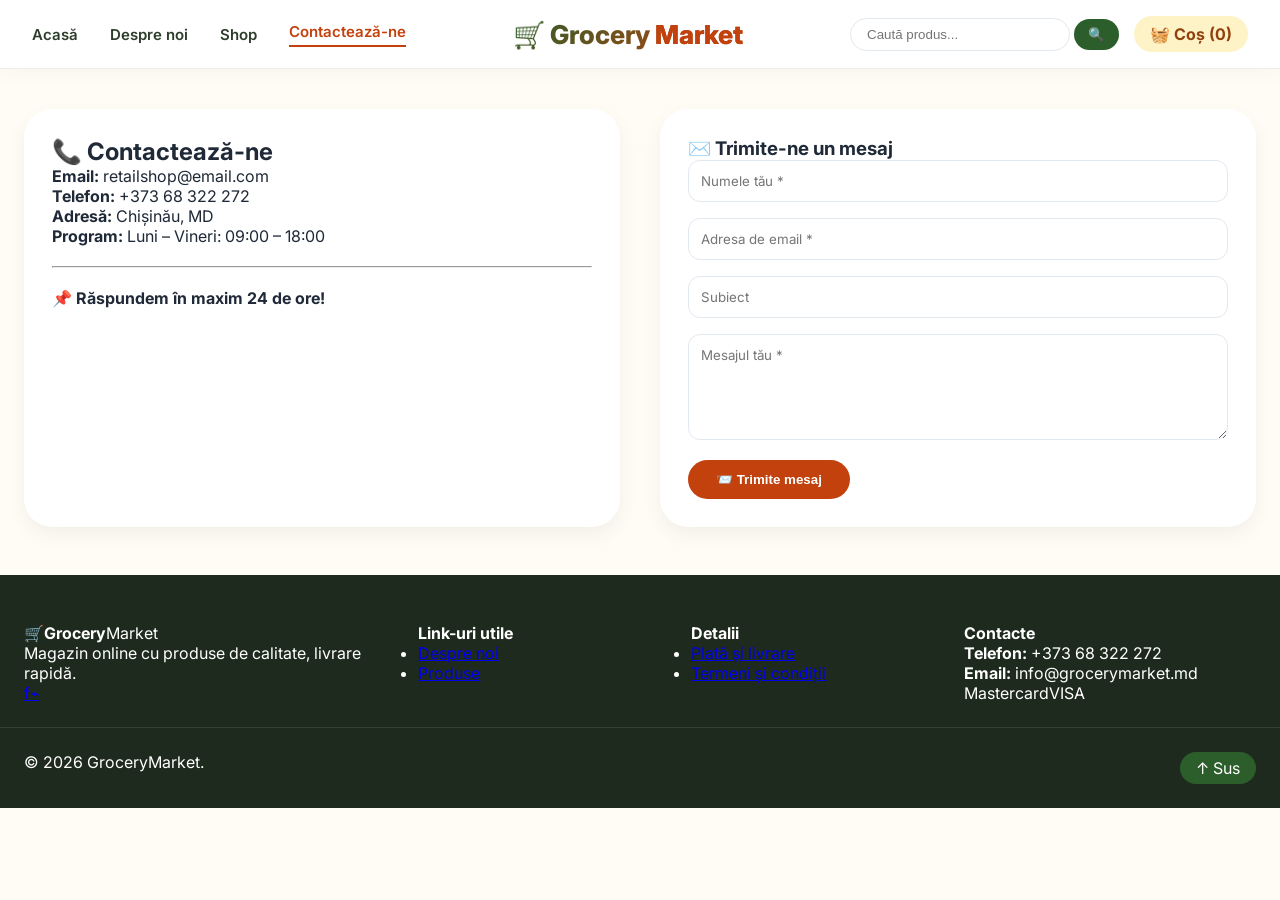
<file: contact.html>
<!DOCTYPE html>
<html lang="ro">
<head>
    <meta charset="UTF-8">
    <meta name="viewport" content="width=device-width, initial-scale=1.0">
    <title>Contact - GroceryMarket</title>
    <link rel="stylesheet" href="style.css">
    <link href="https://fonts.googleapis.com/css2?family=Inter:opsz,wght@14..32,300;14..32,400;14..32,600;14..32,700;14..32,800&display=swap" rel="stylesheet">
    <style>
        .error-message {
            color: #dc2626;
            font-size: 12px;
            margin-top: 4px;
            display: block;
        }
        .success-message {
            background: #16a34a;
            color: white;
            padding: 12px 20px;
            border-radius: 12px;
            margin-bottom: 20px;
        }
        .form-group {
            margin-bottom: 16px;
        }
        .form-group input, .form-group textarea {
            width: 100%;
            padding: 12px;
            border: 1px solid #e2e8f0;
            border-radius: 12px;
            font-family: inherit;
        }
        .form-group input:focus, .form-group textarea:focus {
            outline: none;
            border-color: #c2410c;
            box-shadow: 0 0 0 3px rgba(194,65,12,0.1);
        }
        .btn-submit {
            background: #c2410c;
            color: white;
            border: none;
            padding: 12px 28px;
            border-radius: 40px;
            font-weight: bold;
            cursor: pointer;
            transition: 0.2s;
        }
        .btn-submit:hover {
            background: #9a3412;
        }
        .btn-submit:disabled {
            opacity: 0.6;
            cursor: not-allowed;
        }
    </style>
</head>
<body>

<div class="topbar">
    <div class="menu">
        <a href="index.html">Acasă</a>
        <a href="despre.html">Despre noi</a>
        <a href="produse.html">Shop</a>
        <a href="contact.html" class="active">Contactează-ne</a>
    </div>
    <div class="logo">🛒 Grocery <span>Market</span></div>
    <div class="right">
        <div class="search">
            <input type="text" id="searchInput" placeholder="Caută produs...">
            <button id="searchBtn">🔍</button>
        </div>
        <div class="cart" id="cartIcon">🧺 Coș (<span id="cartCount">0</span>)</div>
    </div>
</div>

<div id="toastContainer"></div>
<div id="cartModal" class="modal">
    <div class="modal-content">
        <h3>🛒 Coșul tău</h3>
        <div id="cartItemsList"></div>
        <p><strong>Total: <span id="modalTotal">0</span> MDL</strong></p>
        <button class="close-modal" id="closeCartModal">Închide</button>
    </div>
</div>

<div class="container">
    <div class="contact-wrapper" style="display: flex; gap: 40px; flex-wrap: wrap; margin: 40px 0;">
        
        <!-- Informații contact -->
        <div style="flex: 1; background: white; border-radius: 28px; padding: 28px; box-shadow: 0 8px 20px rgba(0,0,0,0.05);">
            <h2>📞 Contactează-ne</h2>
            <p><strong>Email:</strong> retailshop@email.com</p>
            <p><strong>Telefon:</strong> +373 68 322 272</p>
            <p><strong>Adresă:</strong> Chișinău, MD</p>
            <p><strong>Program:</strong> Luni – Vineri: 09:00 – 18:00</p>
            <hr style="margin: 20px 0;">
            <p><strong>📌 Răspundem în maxim 24 de ore!</strong></p>
        </div>
        
        <!-- Formular contact cu AJAX (VARIANT 3) -->
        <div style="flex: 1; background: white; border-radius: 28px; padding: 28px; box-shadow: 0 8px 20px rgba(0,0,0,0.05);">
            <h3>✉️ Trimite-ne un mesaj</h3>
            
            <!-- Zonă pentru răspuns AJAX -->
            <div id="contactAjaxResponse"></div>
            
            <!-- ID corect: contactFormAjax (NU contactForm) -->
            <!-- Fără action și fără onsubmit - JavaScript-ul modern preia controlul -->
            <form id="contactFormAjax">
                <div class="form-group">
                    <input type="text" id="contactName" name="contactName" placeholder="Numele tău *">
                    <span id="nameError" class="error-message"></span>
                </div>
                
                <div class="form-group">
                    <input type="email" id="contactEmail" name="contactEmail" placeholder="Adresa de email *">
                    <span id="emailError" class="error-message"></span>
                </div>
                
                <div class="form-group">
                    <input type="text" id="contactSubject" name="contactSubject" placeholder="Subiect">
                </div>
                
                <div class="form-group">
                    <textarea id="contactMsg" name="contactMsg" rows="5" placeholder="Mesajul tău *"></textarea>
                    <span id="msgError" class="error-message"></span>
                </div>
                
                <button type="submit" class="btn-submit" id="submitContactBtn">📨 Trimite mesaj</button>
            </form>
        </div>
    </div>
</div>

<footer class="site-footer">
    <div class="container footer-grid">
        <div class="footer-brand">
            <div class="footer-logo"><span class="logo-ic">🛒</span><span class="logo-text"><b>Grocery</b>Market</span></div>
            <p class="footer-desc">Magazin online cu produse de calitate, livrare rapidă.</p>
            <div class="footer-social"><a href="#">f</a><a href="#">⌁</a></div>
        </div>
        <div class="footer-col"><h4>Link-uri utile</h4><ul><li><a href="despre.html">Despre noi</a></li><li><a href="produse.html">Produse</a></li></ul></div>
        <div class="footer-col"><h4>Detalii</h4><ul><li><a href="#">Plată și livrare</a></li><li><a href="#">Termeni și condiții</a></li></ul></div>
        <div class="footer-col"><h4>Contacte</h4><div class="footer-contact"><div><b>Telefon:</b> +373 68 322 272</div><div><b>Email:</b> info@grocerymarket.md</div></div><div class="footer-pay"><span class="pay-pill">Mastercard</span><span class="pay-pill">VISA</span></div></div>
    </div>
    <div class="container footer-bottom"><span>© 2026 GroceryMarket.</span><a href="#" class="back-top" id="backToTop">↑ Sus</a></div>
</footer>

<script src="script.js"></script>
</body>
</html>
</file>
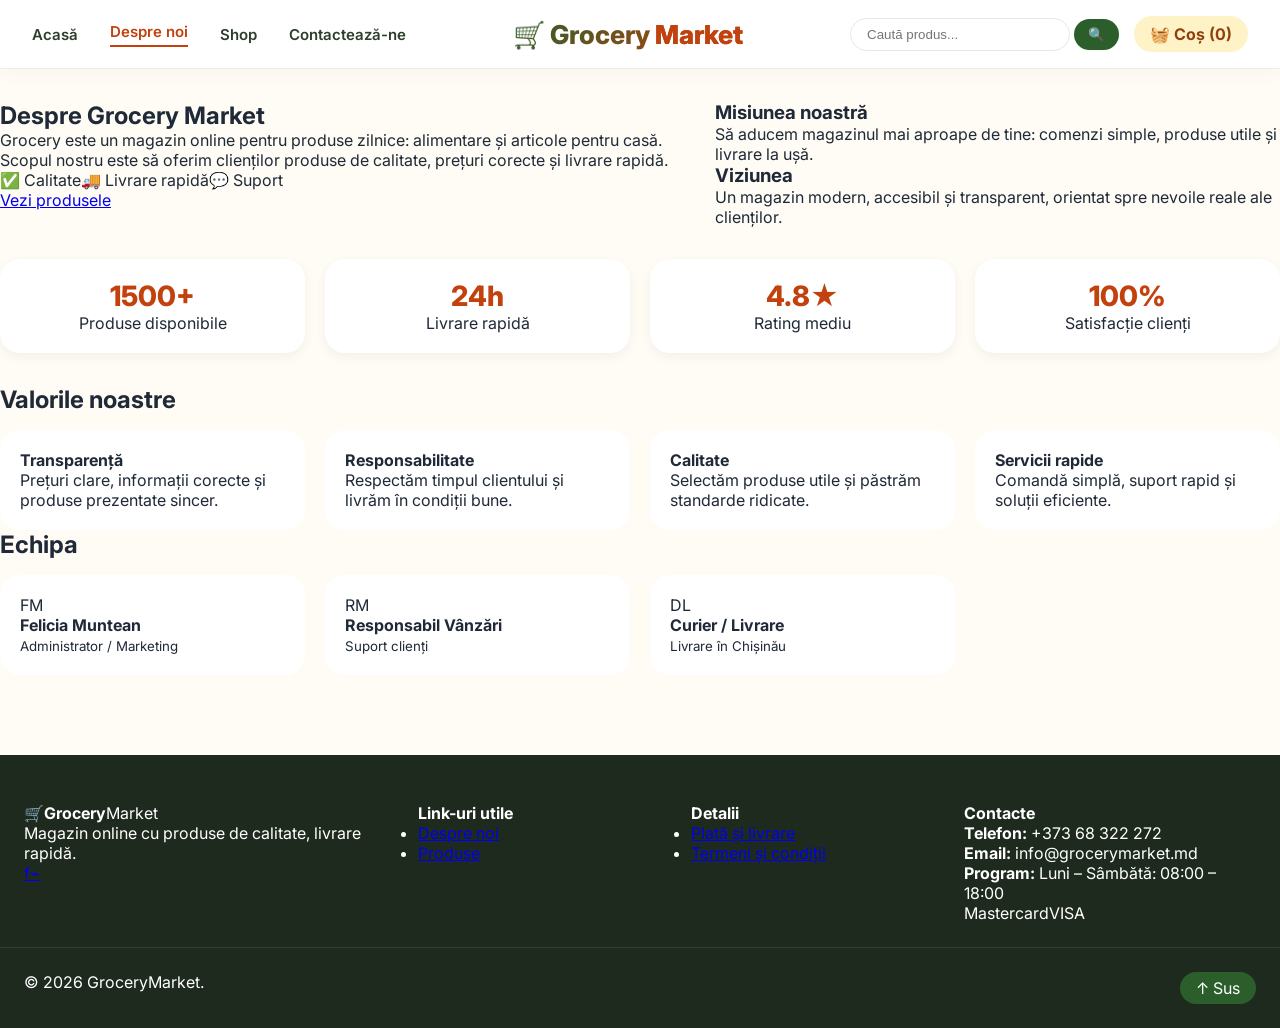
<file: despre.html>
<!-- despre.html -->
<!DOCTYPE html>
<html lang="ro">
<head>
    <meta charset="UTF-8">
    <meta name="viewport" content="width=device-width, initial-scale=1.0">
    <title>Despre noi - GroceryMarket</title>
    <link rel="stylesheet" href="style.css">
    <link href="https://fonts.googleapis.com/css2?family=Inter:opsz,wght@14..32,300;14..32,400;14..32,600;14..32,700;14..32,800&display=swap" rel="stylesheet">
</head>
<body>

<div class="topbar">
    <div class="menu">
        <a href="index.html">Acasă</a>
        <a href="despre.html" class="active">Despre noi</a>
        <a href="produse.html">Shop</a>
        <a href="contact.html">Contactează-ne</a>
    </div>
    <div class="logo">🛒 Grocery <span>Market</span></div>
    <div class="right">
        <div class="search">
            <input type="text" id="searchInput" placeholder="Caută produs...">
            <button id="searchBtn">🔍</button>
        </div>
        <div class="cart" id="cartIcon">🧺 Coș (<span id="cartCount">0</span>)</div>
    </div>
</div>

<div id="toastContainer"></div>
<div id="cartModal" class="modal"><div class="modal-content"><h3>🛒 Coșul tău</h3><div id="cartItemsList"></div><p><strong>Total: <span id="modalTotal">0</span> MDL</strong></p><button class="close-modal" id="closeCartModal">Închide</button></div></div>

<div class="container about-page">
    <section class="about-hero">
        <div class="about-hero-left">
            <h1>Despre Grocery Market</h1>
            <p>Grocery este un magazin online pentru produse zilnice: alimentare și articole pentru casă. Scopul nostru este să oferim clienților produse de calitate, prețuri corecte și livrare rapidă.</p>
            <div class="about-badges"><span class="badge">✅ Calitate</span><span class="badge">🚚 Livrare rapidă</span><span class="badge">💬 Suport</span></div>
            <a class="btn-green" href="produse.html">Vezi produsele</a>
        </div>
        <div class="about-hero-right">
            <div class="about-card"><h3>Misiunea noastră</h3><p>Să aducem magazinul mai aproape de tine: comenzi simple, produse utile și livrare la ușă.</p></div>
            <div class="about-card"><h3>Viziunea</h3><p>Un magazin modern, accesibil și transparent, orientat spre nevoile reale ale clienților.</p></div>
        </div>
    </section>

    <section class="about-stats">
        <div class="stat"><div class="stat-num">1500+</div><div class="stat-txt">Produse disponibile</div></div>
        <div class="stat"><div class="stat-num">24h</div><div class="stat-txt">Livrare rapidă</div></div>
        <div class="stat"><div class="stat-num">4.8★</div><div class="stat-txt">Rating mediu</div></div>
        <div class="stat"><div class="stat-num">100%</div><div class="stat-txt">Satisfacție clienți</div></div>
    </section>

    <section class="about-values"><h2>Valorile noastre</h2><div class="value-grid"><div class="value-card"><h4>Transparență</h4><p>Prețuri clare, informații corecte și produse prezentate sincer.</p></div><div class="value-card"><h4>Responsabilitate</h4><p>Respectăm timpul clientului și livrăm în condiții bune.</p></div><div class="value-card"><h4>Calitate</h4><p>Selectăm produse utile și păstrăm standarde ridicate.</p></div><div class="value-card"><h4>Servicii rapide</h4><p>Comandă simplă, suport rapid și soluții eficiente.</p></div></div></section>

    <section class="about-team"><h2>Echipa</h2><div class="team-grid"><div class="team-card"><div class="avatar">FM</div><div><b>Felicia Muntean</b><br><small>Administrator / Marketing</small></div></div><div class="team-card"><div class="avatar">RM</div><div><b>Responsabil Vânzări</b><br><small>Suport clienți</small></div></div><div class="team-card"><div class="avatar">DL</div><div><b>Curier / Livrare</b><br><small>Livrare în Chișinău</small></div></div></div></section>
</div>

<footer class="site-footer"><div class="container footer-grid"><div class="footer-brand"><div class="footer-logo"><span class="logo-ic">🛒</span><span class="logo-text"><b>Grocery</b>Market</span></div><p class="footer-desc">Magazin online cu produse de calitate, livrare rapidă.</p><div class="footer-social"><a href="#">f</a><a href="#">⌁</a></div></div><div class="footer-col"><h4>Link-uri utile</h4><ul><li><a href="despre.html">Despre noi</a></li><li><a href="produse.html">Produse</a></li></ul></div><div class="footer-col"><h4>Detalii</h4><ul><li><a href="#">Plată și livrare</a></li><li><a href="#">Termeni și condiții</a></li></ul></div><div class="footer-col"><h4>Contacte</h4><div class="footer-contact"><div><b>Telefon:</b> +373 68 322 272</div><div><b>Email:</b> info@grocerymarket.md</div><div><b>Program:</b> Luni – Sâmbătă: 08:00 – 18:00</div></div><div class="footer-pay"><span class="pay-pill">Mastercard</span><span class="pay-pill">VISA</span></div></div></div><div class="container footer-bottom"><span>© 2026 GroceryMarket.</span><a href="#" class="back-top" id="backToTop">↑ Sus</a></div></footer>

<script src="script.js"></script>
</body>
</html>
</file>
<file: style.css>
/* style.css */
* {
    margin: 0;
    padding: 0;
    box-sizing: border-box;
}

body {
    font-family: 'Inter', sans-serif;
    background-color: #fefcf5;
    color: #1f2937;
}

.container {
    max-width: 1280px;
    margin: 0 auto;
    padding: 0 24px;
}

/* Topbar */
.topbar {
    display: flex;
    align-items: center;
    justify-content: space-between;
    background: white;
    padding: 16px 32px;
    box-shadow: 0 4px 20px rgba(0, 0, 0, 0.03);
    border-bottom: 1px solid #f0ede8;
    flex-wrap: wrap;
    gap: 20px;
}

.menu {
    display: flex;
    gap: 32px;
    align-items: center;
}

.menu a {
    text-decoration: none;
    color: #2d3e2b;
    font-weight: 600;
    transition: 0.2s;
    font-size: 15px;
}

.menu a:hover, .menu a.active {
    color: #c2410c;
    border-bottom: 2px solid #c2410c;
    padding-bottom: 4px;
}

.logo {
    font-size: 26px;
    font-weight: 800;
    background: linear-gradient(135deg, #2b5e2b, #c2410c);
    -webkit-background-clip: text;
    background-clip: text;
    color: transparent;
}

.logo span {
    background: none;
    webkit-background-clip: unset;
    color: #c2410c;
}

.right {
    display: flex;
    align-items: center;
    gap: 15px;
}

.search input {
    border: 1px solid #e2e8f0;
    border-radius: 40px;
    padding: 8px 16px;
    width: 220px;
    outline: none;
}

.search input:focus {
    border-color: #c2410c;
    box-shadow: 0 0 0 3px rgba(194, 65, 12, 0.1);
}

.search button {
    background: #2b5e2b;
    border: none;
    border-radius: 40px;
    color: white;
    padding: 8px 14px;
    cursor: pointer;
}

.cart {
    background: #fef3c7;
    padding: 8px 16px;
    border-radius: 40px;
    font-weight: 700;
    color: #92400e;
    cursor: pointer;
    transition: 0.2s;
}

.cart:hover {
    background: #fed7aa;
}

/* Hero */
.hero-section {
    background: linear-gradient(135deg, #e9f5e9 0%, #fff5eb 100%);
    border-radius: 32px;
    margin: 24px;
    padding: 40px 48px;
}

.hero-content {
    display: flex;
    align-items: center;
    justify-content: space-between;
    flex-wrap: wrap;
    gap: 30px;
}

.hero-left {
    flex: 1;
}

.hero-tag {
    background: #c2410c;
    padding: 8px 14px;
    border-radius: 8px;
    font-size: 13px;
    font-weight: 700;
    display: inline-block;
    color: white;
}

.hero-left h1 {
    font-size: 48px;
    margin: 20px 0 10px;
    line-height: 1.2;
    font-weight: 800;
}

.hero-left p {
    font-weight: 600;
    margin-bottom: 20px;
}

.hero-btn {
    background: #c2410c;
    color: white;
    padding: 12px 28px;
    border-radius: 40px;
    text-decoration: none;
    font-weight: 700;
    display: inline-block;
    transition: 0.3s;
}

.hero-btn:hover {
    background: #9a3412;
}

.hero-right img {
    max-width: 280px;
    filter: drop-shadow(0 10px 8px rgba(0,0,0,0.1));
}

/* Deal section */
.deal {
    margin-top: 32px;
}

.deal-head {
    display: flex;
    align-items: flex-start;
    justify-content: space-between;
    gap: 20px;
    flex-wrap: wrap;
}

.deal-left h2 {
    font-size: 28px;
    margin-bottom: 8px;
}

.deal-timer {
    display: flex;
    align-items: center;
    gap: 12px;
    font-weight: 900;
}

.t {
    text-align: center;
    min-width: 54px;
}

.num {
    font-size: 32px;
    font-weight: 800;
}

.lbl {
    font-size: 11px;
    color: #6b7280;
    font-weight: 700;
}

.sep {
    font-size: 28px;
    color: #c2410c;
}

.deal-row {
    margin-top: 24px;
    display: grid;
    grid-template-columns: repeat(5, 1fr);
    gap: 20px;
}

.deal-card {
    background: white;
    border: 1px solid #e5e7eb;
    border-radius: 20px;
    padding: 16px;
    transition: 0.2s;
}

.deal-card:hover {
    box-shadow: 0 20px 25px -12px rgba(0,0,0,0.1);
}

.deal-img {
    background: #f9fafb;
    border-radius: 16px;
    height: 160px;
    display: flex;
    align-items: center;
    justify-content: center;
    position: relative;
}

.deal-img img {
    max-width: 100%;
    max-height: 130px;
    object-fit: contain;
}

.deal-btn {
    position: absolute;
    bottom: 8px;
    left: 50%;
    transform: translateX(-50%);
    background: #c2410c;
    border: none;
    color: white;
    border-radius: 40px;
    padding: 6px 12px;
    font-weight: bold;
    cursor: pointer;
    font-size: 12px;
}

.rate {
    display: inline-block;
    background: rgba(34,197,94,.14);
    border: 1px solid rgba(34,197,94,.30);
    color: #166534;
    padding: 4px 10px;
    border-radius: 999px;
    font-size: 12px;
    font-weight: 800;
}

.deal-name {
    margin-top: 12px;
    font-weight: 800;
    font-size: 16px;
}

.deal-price {
    margin-top: 8px;
    text-align: right;
    font-weight: 800;
    font-size: 16px;
    color: #c2410c;
}

/* Toast */
.toast {
    position: fixed;
    bottom: 30px;
    right: 30px;
    background: #1f2937;
    color: white;
    padding: 14px 24px;
    border-radius: 48px;
    font-weight: 600;
    z-index: 1000;
    box-shadow: 0 10px 25px -5px rgba(0,0,0,0.2);
    animation: slideUp 0.3s ease;
}

@keyframes slideUp {
    from { opacity: 0; transform: translateY(40px); }
    to { opacity: 1; transform: translateY(0); }
}

/* Modal */
.modal {
    display: none;
    position: fixed;
    top: 0; left: 0;
    width: 100%; height: 100%;
    background: rgba(0,0,0,0.6);
    justify-content: center;
    align-items: center;
    z-index: 2000;
}

.modal-content {
    background: white;
    max-width: 500px;
    width: 90%;
    border-radius: 28px;
    padding: 28px;
    text-align: center;
}

.close-modal {
    margin-top: 20px;
    background: #c2410c;
    border: none;
    padding: 10px 20px;
    border-radius: 40px;
    color: white;
    font-weight: bold;
    cursor: pointer;
}

/* Product table */
.product-table {
    width: 100%;
    border-collapse: collapse;
    background: white;
    border-radius: 20px;
    overflow: hidden;
    margin: 24px 0;
}

.product-table th {
    text-align: left;
    background: #f3f4f6;
    padding: 14px;
}

.product-table td {
    padding: 14px;
    border-top: 1px solid #e5e7eb;
}

.p-name {
    display: flex;
    align-items: center;
    gap: 12px;
}

.p-img {
    width: 52px;
    height: 52px;
    object-fit: cover;
    border-radius: 12px;
}

.btn {
    background: #c2410c;
    color: white;
    padding: 8px 16px;
    border-radius: 30px;
    text-decoration: none;
    font-weight: 600;
}

/* Product page */
.product-page {
    display: flex;
    gap: 40px;
    margin: 40px auto;
    flex-wrap: wrap;
}

.product-left img {
    width: 350px;
    border-radius: 24px;
}

.product-right {
    flex: 1;
}

.price {
    font-size: 32px;
    font-weight: 800;
    color: #c2410c;
}

.add-btn {
    background: #16a34a;
    color: white;
    border: none;
    padding: 12px 28px;
    border-radius: 40px;
    font-weight: bold;
    margin-top: 16px;
    cursor: pointer;
}

/* About page */
.about-page {
    padding: 32px 0;
}

.about-hero {
    display: grid;
    grid-template-columns: 1.1fr 0.9fr;
    gap: 24px;
}

.about-stats {
    display: grid;
    grid-template-columns: repeat(4, 1fr);
    gap: 20px;
    margin: 32px 0;
}

.stat {
    background: white;
    padding: 20px;
    border-radius: 20px;
    text-align: center;
    box-shadow: 0 4px 12px rgba(0,0,0,0.05);
}

.stat-num {
    font-size: 28px;
    font-weight: 800;
    color: #c2410c;
}

.value-grid, .team-grid {
    display: grid;
    grid-template-columns: repeat(4, 1fr);
    gap: 20px;
    margin-top: 16px;
}

.value-card, .team-card {
    background: white;
    padding: 20px;
    border-radius: 20px;
}

/* Footer */
.site-footer {
    background: #1e2a1e;
    color: white;
    padding: 48px 0 24px;
    margin-top: 48px;
}

.footer-grid {
    display: grid;
    grid-template-columns: 1.5fr 1fr 1fr 1.2fr;
    gap: 30px;
}

.footer-bottom {
    display: flex;
    justify-content: space-between;
    padding-top: 24px;
    margin-top: 24px;
    border-top: 1px solid rgba(255,255,255,0.1);
}

.back-top {
    color: white;
    text-decoration: none;
    background: #2b5e2b;
    padding: 6px 16px;
    border-radius: 30px;
}

@media (max-width: 900px) {
    .deal-row { grid-template-columns: repeat(2, 1fr); }
    .footer-grid { grid-template-columns: 1fr 1fr; }
    .about-hero { grid-template-columns: 1fr; }
    .value-grid { grid-template-columns: repeat(2, 1fr); }
}

@media (max-width: 600px) {
    .topbar { flex-direction: column; }
    .deal-row { grid-template-columns: 1fr; }
    .footer-grid { grid-template-columns: 1fr; }
}
</file>
